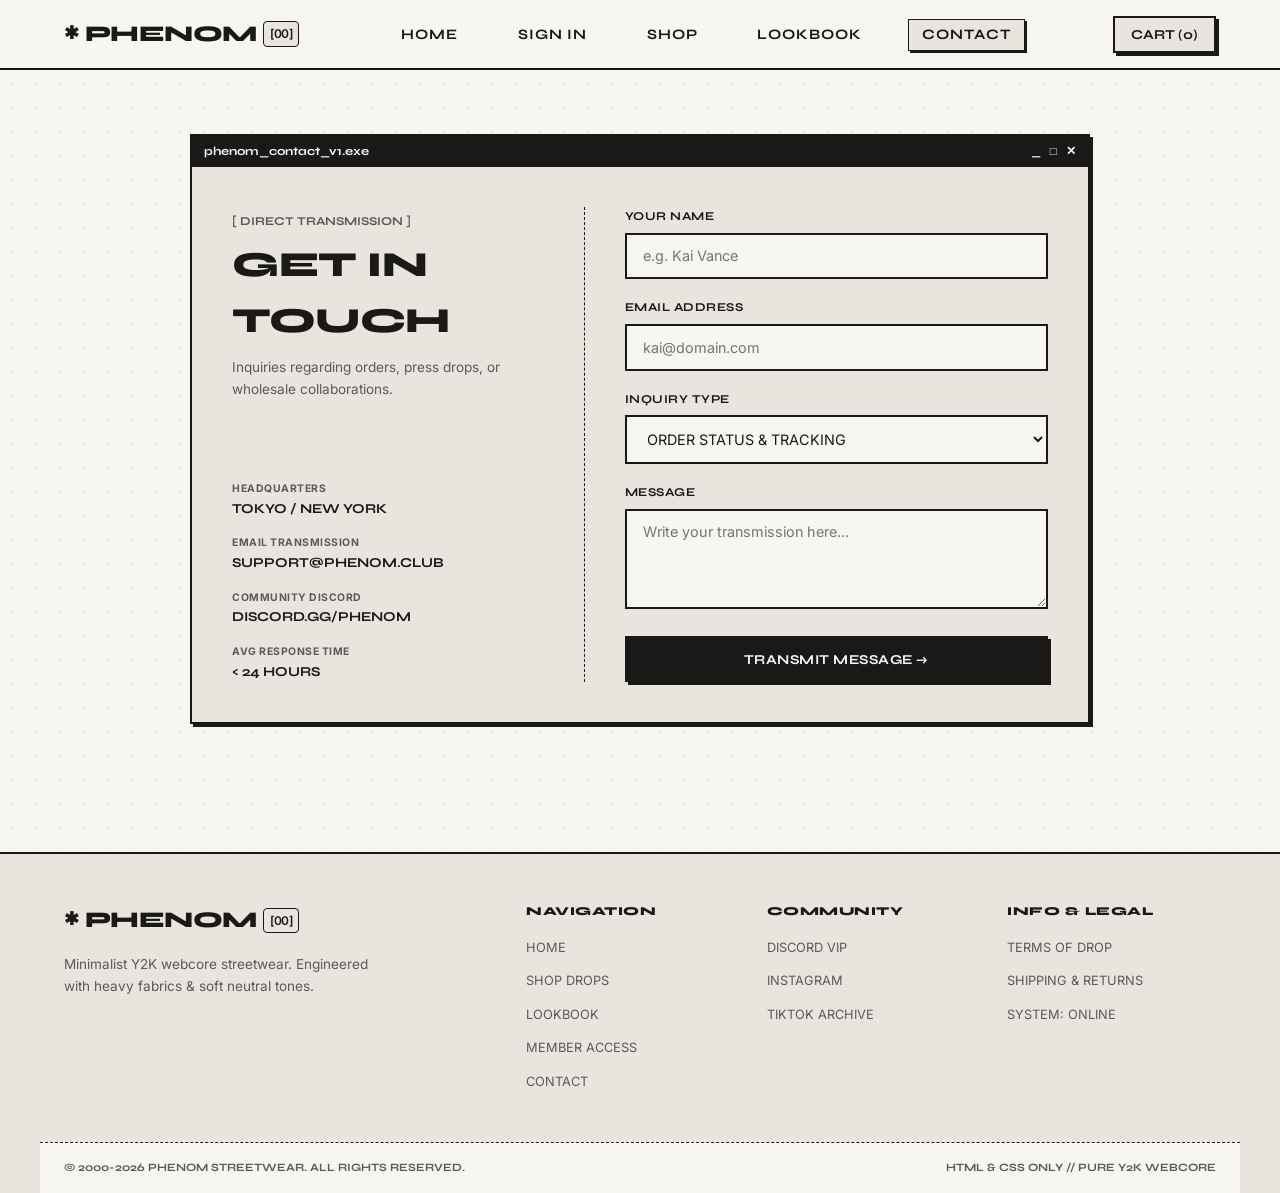
<file: contact.html>
<!DOCTYPE html>
<!-- 
  =============================================================================
  PHENOM - Contact Page (contact.html)
  =============================================================================
-->
<html lang="en">
<head>
  <meta charset="UTF-8">
  <meta name="viewport" content="width=device-width, initial-scale=1.0">
  <title>PHENOM | Contact</title>

  <link rel="preconnect" href="https://fonts.googleapis.com">
  <link rel="preconnect" href="https://fonts.gstatic.com" crossorigin>
  <link href="https://fonts.googleapis.com/css2?family=Inter:wght@400;500;600&family=Syne:wght@700;800&display=swap" rel="stylesheet">

  <link rel="stylesheet" href="style.css">
</head>
<body>

  <!-- NAVBAR -->
  <header class="site-header">
    <nav class="navbar">
      
      <a href="index.html" class="brand-logo">
        <span class="logo-symbol">✱</span> PHENOM <span class="logo-sub">[00]</span>
      </a>

      <ul class="nav-links">
        <li><a href="index.html" class="nav-item">HOME</a></li>
        <li><a href="signin.html" class="nav-item">SIGN IN</a></li>
        <li><a href="shop.html" class="nav-item">SHOP</a></li>
        <li><a href="lookbook.html" class="nav-item">LOOKBOOK</a></li>
        <li><a href="contact.html" class="nav-item active">CONTACT</a></li>
      </ul>

      <div class="nav-actions">
        <a href="shop.html" class="cart-badge">CART (0)</a>
      </div>

    </nav>
  </header>

  <!-- CONTACT PAGE CONTENT -->
  <main class="main-content">
    
    <section class="contact-section">
      <div class="contact-container">
        
        <div class="contact-card">
          <div class="window-header">
            <span class="window-title">phenom_contact_v1.exe</span>
            <div class="window-controls">
              <span>_</span>
              <span>□</span>
              <span>✕</span>
            </div>
          </div>

          <div class="contact-content">
            
            <!-- Left Info Panel -->
            <div class="contact-info-panel">
              <div class="info-header">
                <span class="section-tag">[ DIRECT TRANSMISSION ]</span>
                <h2 class="contact-title">GET IN TOUCH</h2>
                <p class="contact-desc">Inquiries regarding orders, press drops, or wholesale collaborations.</p>
              </div>

              <div class="contact-details">
                <div class="detail-item">
                  <span class="detail-label">HEADQUARTERS</span>
                  <span class="detail-val">TOKYO / NEW YORK</span>
                </div>
                <div class="detail-item">
                  <span class="detail-label">EMAIL TRANSMISSION</span>
                  <span class="detail-val">SUPPORT@PHENOM.CLUB</span>
                </div>
                <div class="detail-item">
                  <span class="detail-label">COMMUNITY DISCORD</span>
                  <span class="detail-val">DISCORD.GG/PHENOM</span>
                </div>
                <div class="detail-item">
                  <span class="detail-label">AVG RESPONSE TIME</span>
                  <span class="detail-val">&lt; 24 HOURS</span>
                </div>
              </div>
            </div>

            <!-- Right Contact Form -->
            <div class="contact-form-panel">
              <form action="#" class="contact-form" onsubmit="event.preventDefault();">
                
                <div class="form-group">
                  <label for="contact-name" class="form-label">YOUR NAME</label>
                  <input type="text" id="contact-name" class="form-input" placeholder="e.g. Kai Vance" required>
                </div>

                <div class="form-group">
                  <label for="contact-email" class="form-label">EMAIL ADDRESS</label>
                  <input type="email" id="contact-email" class="form-input" placeholder="kai@domain.com" required>
                </div>

                <div class="form-group">
                  <label for="contact-subject" class="form-label">INQUIRY TYPE</label>
                  <select id="contact-subject" class="form-input">
                    <option value="order">ORDER STATUS & TRACKING</option>
                    <option value="sizing">SIZING & GARMENT CARE</option>
                    <option value="press">PRESS & MEDIA INQUIRY</option>
                    <option value="other">GENERAL TRANSMISSION</option>
                  </select>
                </div>

                <div class="form-group">
                  <label for="contact-message" class="form-label">MESSAGE</label>
                  <textarea id="contact-message" class="form-input form-textarea" rows="4" placeholder="Write your transmission here..." required></textarea>
                </div>

                <button type="submit" class="btn btn-primary form-submit-btn">TRANSMIT MESSAGE →</button>

              </form>
            </div>

          </div>
        </div>

      </div>
    </section>

  </main>

  <!-- FOOTER -->
  <footer class="site-footer">
    <div class="footer-container">
      
      <div class="footer-brand">
        <span class="brand-logo">
          <span class="logo-symbol">✱</span> PHENOM <span class="logo-sub">[00]</span>
        </span>
        <p class="footer-tagline">Minimalist Y2K webcore streetwear. Engineered with heavy fabrics & soft neutral tones.</p>
      </div>

      <div class="footer-links-grid">
        <div class="footer-col">
          <span class="col-title">NAVIGATION</span>
          <ul>
            <li><a href="index.html">HOME</a></li>
            <li><a href="shop.html">SHOP DROPS</a></li>
            <li><a href="lookbook.html">LOOKBOOK</a></li>
            <li><a href="signin.html">MEMBER ACCESS</a></li>
            <li><a href="contact.html">CONTACT</a></li>
          </ul>
        </div>

        <div class="footer-col">
          <span class="col-title">COMMUNITY</span>
          <ul>
            <li><a href="#">DISCORD VIP</a></li>
            <li><a href="#">INSTAGRAM</a></li>
            <li><a href="#">TIKTOK ARCHIVE</a></li>
          </ul>
        </div>

        <div class="footer-col">
          <span class="col-title">INFO & LEGAL</span>
          <ul>
            <li><a href="#">TERMS OF DROP</a></li>
            <li><a href="#">SHIPPING & RETURNS</a></li>
            <li><a href="#">SYSTEM: ONLINE</a></li>
          </ul>
        </div>
      </div>

    </div>

    <div class="footer-bottom">
      <span>© 2000-2026 PHENOM STREETWEAR. ALL RIGHTS RESERVED.</span>
      <span>HTML & CSS ONLY // PURE Y2K WEBCORE</span>
    </div>
  </footer>

</body>
</html>
</file>
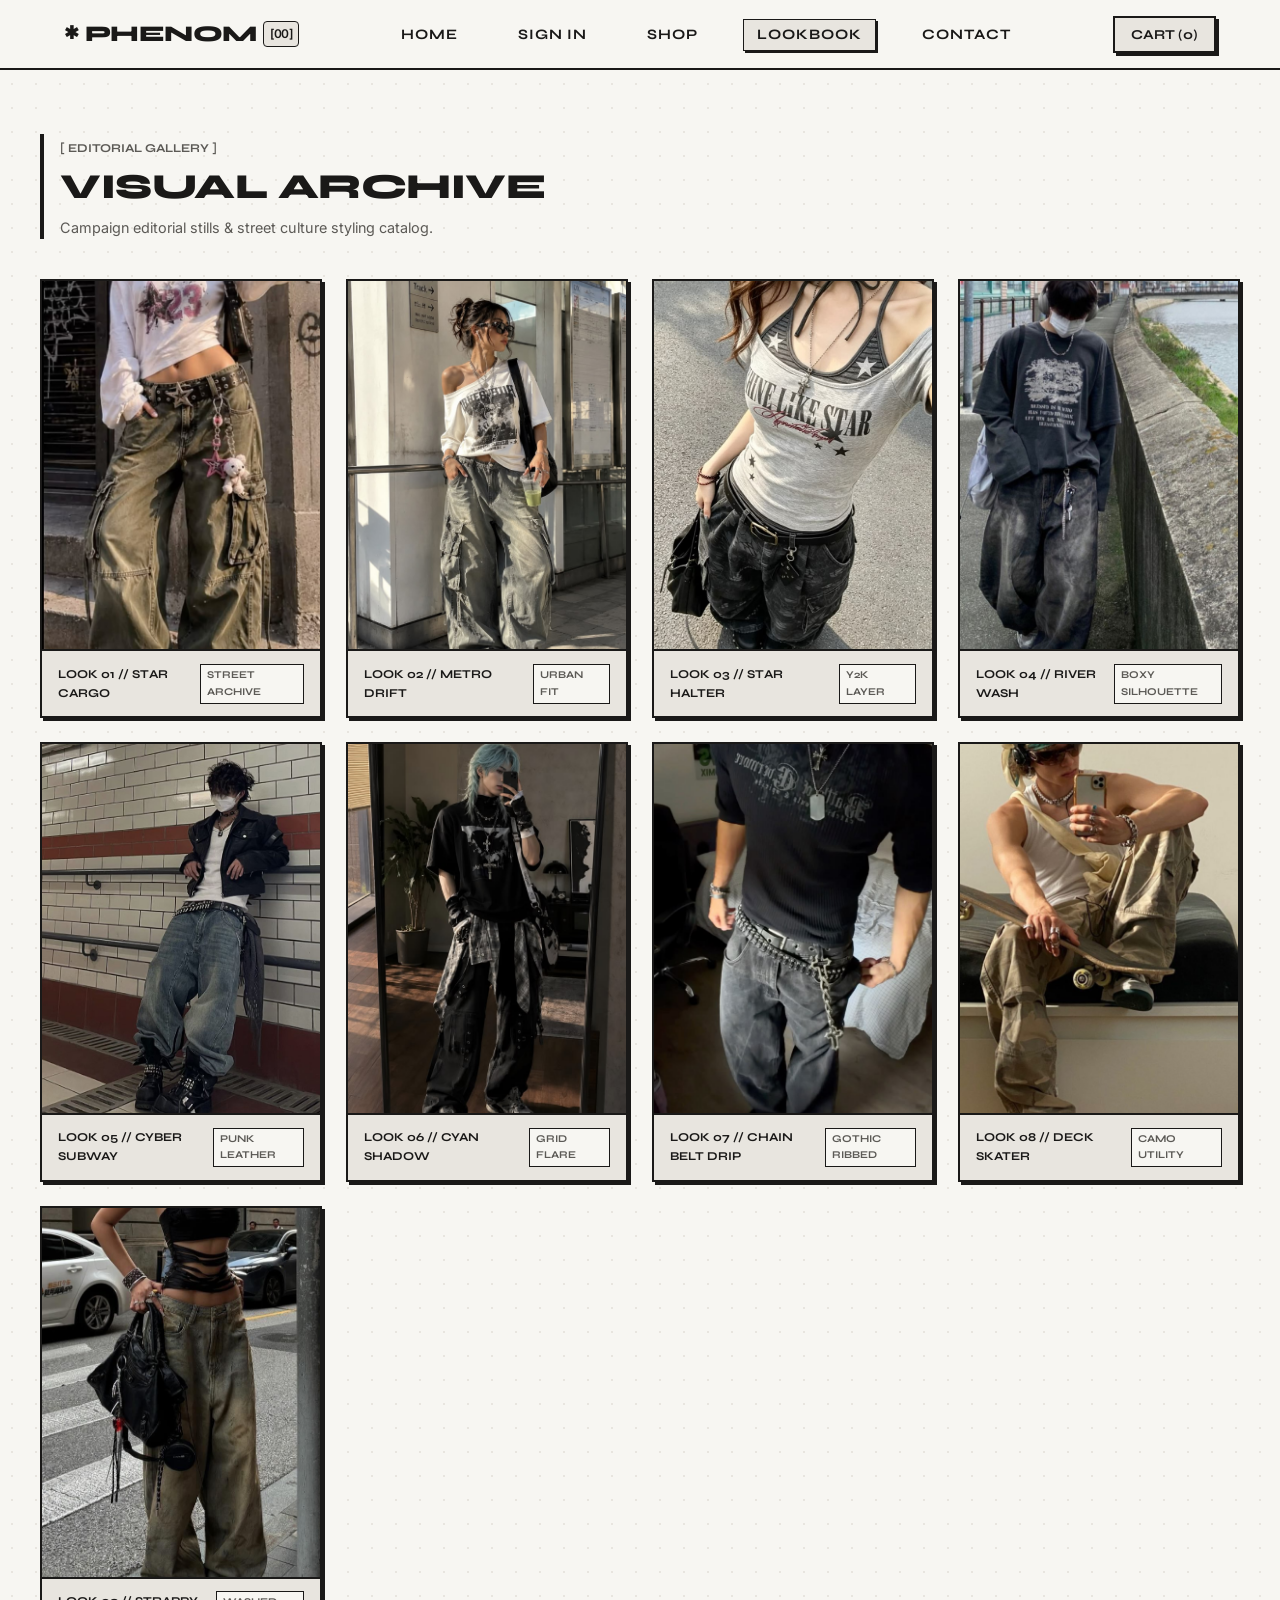
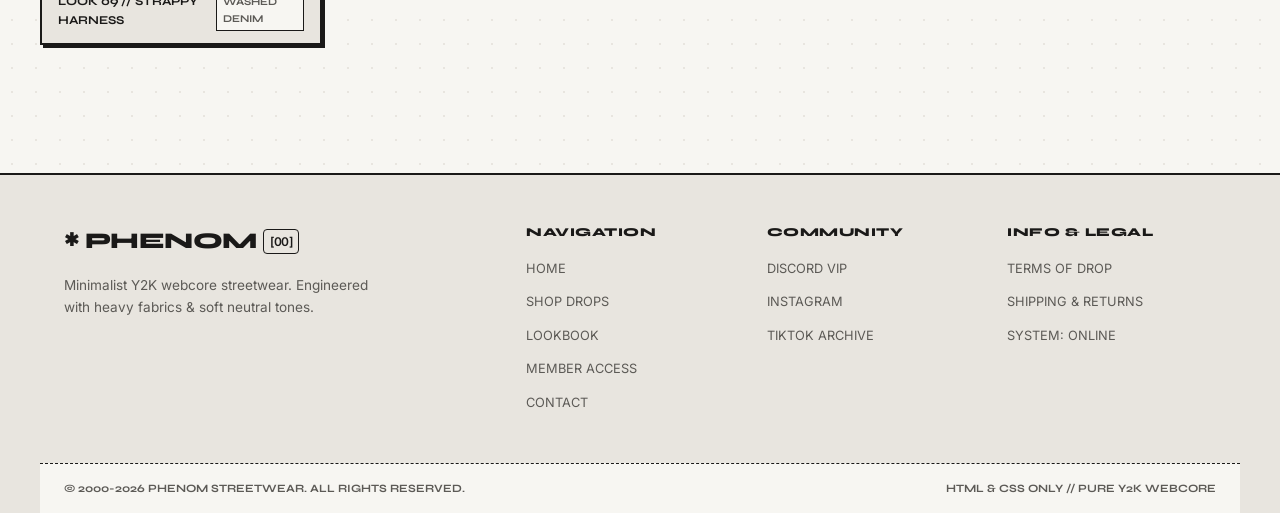
<file: lookbook.html>
<!DOCTYPE html>
<!-- 
  =============================================================================
  PHENOM - Lookbook Page (lookbook.html)
  =============================================================================
-->
<html lang="en">
<head>
  <meta charset="UTF-8">
  <meta name="viewport" content="width=device-width, initial-scale=1.0">
  <title>PHENOM | Lookbook</title>

  <link rel="preconnect" href="https://fonts.googleapis.com">
  <link rel="preconnect" href="https://fonts.gstatic.com" crossorigin>
  <link href="https://fonts.googleapis.com/css2?family=Inter:wght@400;500;600&family=Syne:wght@700;800&display=swap" rel="stylesheet">

  <link rel="stylesheet" href="style.css">
</head>
<body>

  <!-- NAVBAR -->
  <header class="site-header">
    <nav class="navbar">
      
      <a href="index.html" class="brand-logo">
        <span class="logo-symbol">✱</span> PHENOM <span class="logo-sub">[00]</span>
      </a>

      <ul class="nav-links">
        <li><a href="index.html" class="nav-item">HOME</a></li>
        <li><a href="signin.html" class="nav-item">SIGN IN</a></li>
        <li><a href="shop.html" class="nav-item">SHOP</a></li>
        <li><a href="lookbook.html" class="nav-item active">LOOKBOOK</a></li>
        <li><a href="contact.html" class="nav-item">CONTACT</a></li>
      </ul>

      <div class="nav-actions">
        <a href="shop.html" class="cart-badge">CART (0)</a>
      </div>

    </nav>
  </header>

  <!-- LOOKBOOK PAGE CONTENT -->
  <main class="main-content">
    
    <section class="lookbook-section">
      <div class="section-container">
        
        <div class="section-header">
          <span class="section-tag">[ EDITORIAL GALLERY ]</span>
          <h2 class="section-title">VISUAL ARCHIVE</h2>
          <p class="section-desc">Campaign editorial stills & street culture styling catalog.</p>
        </div>

        <!-- 9-Card Gallery Grid -->
        <div class="lookbook-grid">
          
          <!-- Look 1 -->
          <div class="lookbook-card">
            <div class="lookbook-image-box">
              <img src="images/lookbook1.jpg" alt="Look 01 Streetwear" class="lookbook-img">
            </div>
            <div class="lookbook-meta">
              <span class="look-title">LOOK 01 // STAR CARGO</span>
              <span class="look-tag">STREET ARCHIVE</span>
            </div>
          </div>

          <!-- Look 2 -->
          <div class="lookbook-card">
            <div class="lookbook-image-box">
              <img src="images/lookbook2.jpg" alt="Look 02 Streetwear" class="lookbook-img">
            </div>
            <div class="lookbook-meta">
              <span class="look-title">LOOK 02 // METRO DRIFT</span>
              <span class="look-tag">URBAN FIT</span>
            </div>
          </div>

          <!-- Look 3 -->
          <div class="lookbook-card">
            <div class="lookbook-image-box">
              <img src="images/lookbook3.jpg" alt="Look 03 Streetwear" class="lookbook-img">
            </div>
            <div class="lookbook-meta">
              <span class="look-title">LOOK 03 // STAR HALTER</span>
              <span class="look-tag">Y2K LAYER</span>
            </div>
          </div>

          <!-- Look 4 -->
          <div class="lookbook-card">
            <div class="lookbook-image-box">
              <img src="images/lookbook4.jpg" alt="Look 04 Streetwear" class="lookbook-img">
            </div>
            <div class="lookbook-meta">
              <span class="look-title">LOOK 04 // RIVER WASH</span>
              <span class="look-tag">BOXY SILHOUETTE</span>
            </div>
          </div>

          <!-- Look 5 -->
          <div class="lookbook-card">
            <div class="lookbook-image-box">
              <img src="images/lookbook5.jpg" alt="Look 05 Streetwear" class="lookbook-img">
            </div>
            <div class="lookbook-meta">
              <span class="look-title">LOOK 05 // CYBER SUBWAY</span>
              <span class="look-tag">PUNK LEATHER</span>
            </div>
          </div>

          <!-- Look 6 -->
          <div class="lookbook-card">
            <div class="lookbook-image-box">
              <img src="images/lookbook6.jpg" alt="Look 06 Streetwear" class="lookbook-img">
            </div>
            <div class="lookbook-meta">
              <span class="look-title">LOOK 06 // CYAN SHADOW</span>
              <span class="look-tag">GRID FLARE</span>
            </div>
          </div>

          <!-- Look 7 -->
          <div class="lookbook-card">
            <div class="lookbook-image-box">
              <img src="images/lookbook7.jpg" alt="Look 07 Streetwear" class="lookbook-img">
            </div>
            <div class="lookbook-meta">
              <span class="look-title">LOOK 07 // CHAIN BELT DRIP</span>
              <span class="look-tag">GOTHIC RIBBED</span>
            </div>
          </div>

          <!-- Look 8 -->
          <div class="lookbook-card">
            <div class="lookbook-image-box">
              <img src="images/lookbook8.jpg" alt="Look 08 Streetwear" class="lookbook-img">
            </div>
            <div class="lookbook-meta">
              <span class="look-title">LOOK 08 // DECK SKATER</span>
              <span class="look-tag">CAMO UTILITY</span>
            </div>
          </div>

          <!-- Look 9 -->
          <div class="lookbook-card">
            <div class="lookbook-image-box">
              <img src="images/lookbook9.jpg" alt="Look 09 Streetwear" class="lookbook-img">
            </div>
            <div class="lookbook-meta">
              <span class="look-title">LOOK 09 // STRAPPY HARNESS</span>
              <span class="look-tag">WASHED DENIM</span>
            </div>
          </div>

        </div>

      </div>
    </section>

  </main>

  <!-- FOOTER -->
  <footer class="site-footer">
    <div class="footer-container">
      
      <div class="footer-brand">
        <span class="brand-logo">
          <span class="logo-symbol">✱</span> PHENOM <span class="logo-sub">[00]</span>
        </span>
        <p class="footer-tagline">Minimalist Y2K webcore streetwear. Engineered with heavy fabrics & soft neutral tones.</p>
      </div>

      <div class="footer-links-grid">
        <div class="footer-col">
          <span class="col-title">NAVIGATION</span>
          <ul>
            <li><a href="index.html">HOME</a></li>
            <li><a href="shop.html">SHOP DROPS</a></li>
            <li><a href="lookbook.html">LOOKBOOK</a></li>
            <li><a href="signin.html">MEMBER ACCESS</a></li>
            <li><a href="contact.html">CONTACT</a></li>
          </ul>
        </div>

        <div class="footer-col">
          <span class="col-title">COMMUNITY</span>
          <ul>
            <li><a href="#">DISCORD VIP</a></li>
            <li><a href="#">INSTAGRAM</a></li>
            <li><a href="#">TIKTOK ARCHIVE</a></li>
          </ul>
        </div>

        <div class="footer-col">
          <span class="col-title">INFO & LEGAL</span>
          <ul>
            <li><a href="#">TERMS OF DROP</a></li>
            <li><a href="#">SHIPPING & RETURNS</a></li>
            <li><a href="#">SYSTEM: ONLINE</a></li>
          </ul>
        </div>
      </div>

    </div>

    <div class="footer-bottom">
      <span>© 2000-2026 PHENOM STREETWEAR. ALL RIGHTS RESERVED.</span>
      <span>HTML & CSS ONLY // PURE Y2K WEBCORE</span>
    </div>
  </footer>

</body>
</html>
</file>
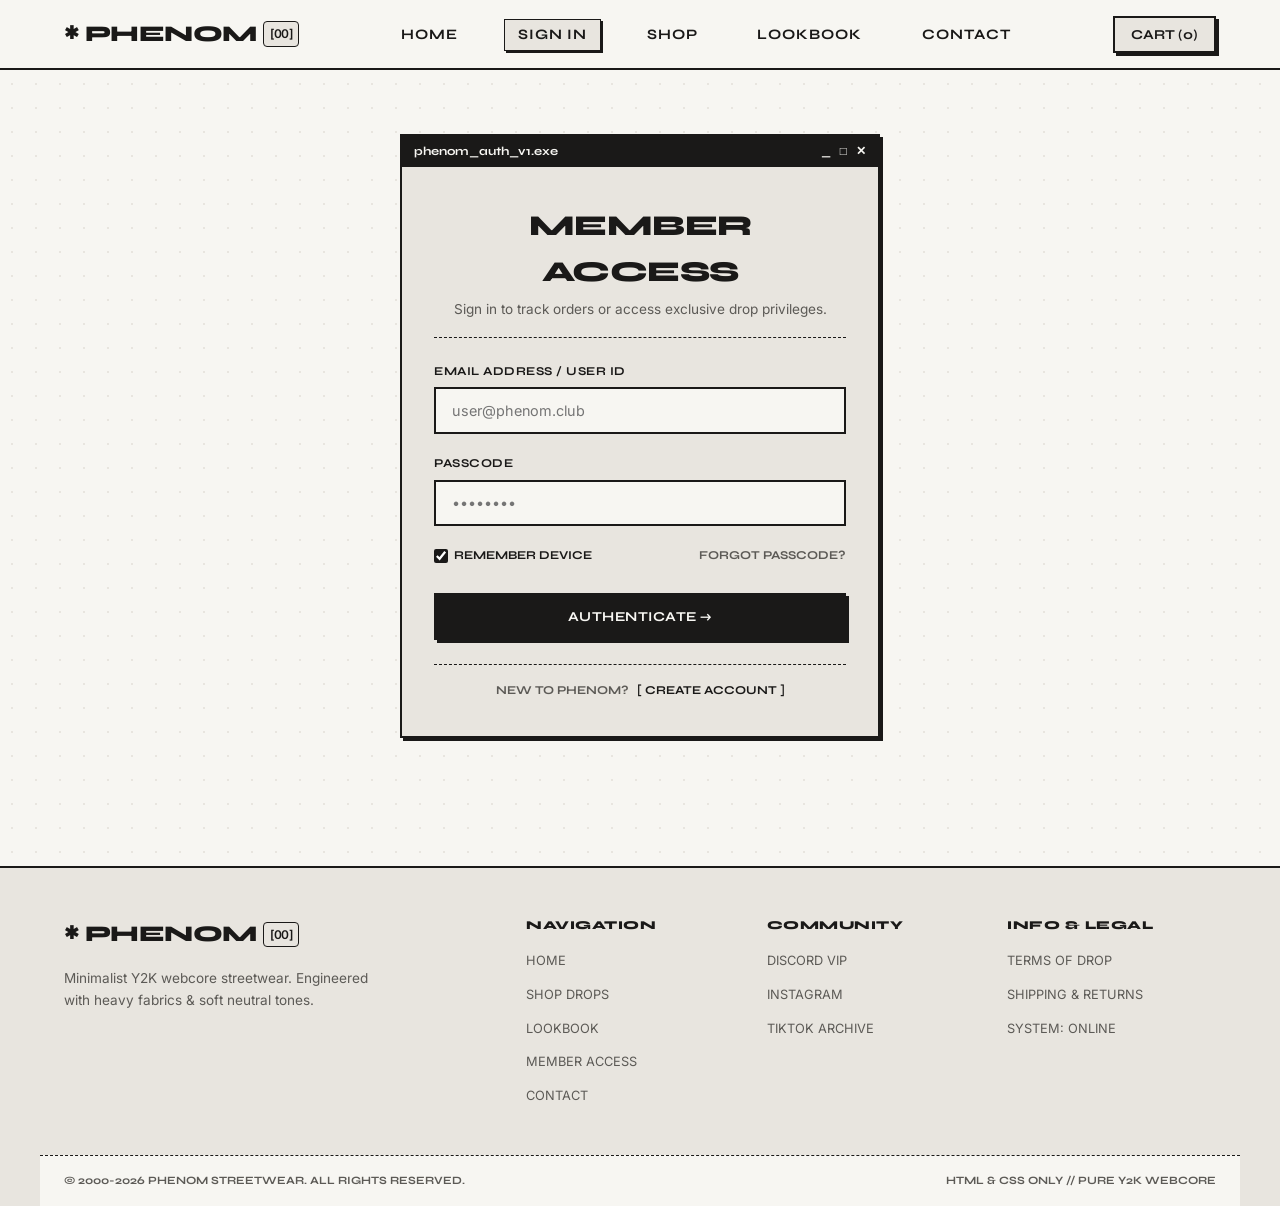
<file: signin.html>
<!DOCTYPE html>
<!-- 
  =============================================================================
  PHENOM - Sign In / Account Page (signin.html)
  =============================================================================
-->
<html lang="en">
<head>
  <meta charset="UTF-8">
  <meta name="viewport" content="width=device-width, initial-scale=1.0">
  <title>PHENOM | Sign In</title>

  <link rel="preconnect" href="https://fonts.googleapis.com">
  <link rel="preconnect" href="https://fonts.gstatic.com" crossorigin>
  <link href="https://fonts.googleapis.com/css2?family=Inter:wght@400;500;600&family=Syne:wght@700;800&display=swap" rel="stylesheet">

  <link rel="stylesheet" href="style.css">
</head>
<body>

  <!-- NAVBAR -->
  <header class="site-header">
    <nav class="navbar">
      
      <a href="index.html" class="brand-logo">
        <span class="logo-symbol">✱</span> PHENOM <span class="logo-sub">[00]</span>
      </a>

      <ul class="nav-links">
        <li><a href="index.html" class="nav-item">HOME</a></li>
        <li><a href="signin.html" class="nav-item active">SIGN IN</a></li>
        <li><a href="shop.html" class="nav-item">SHOP</a></li>
        <li><a href="lookbook.html" class="nav-item">LOOKBOOK</a></li>
        <li><a href="contact.html" class="nav-item">CONTACT</a></li>
      </ul>

      <div class="nav-actions">
        <a href="shop.html" class="cart-badge">CART (0)</a>
      </div>

    </nav>
  </header>

  <!-- SIGN IN PAGE CONTENT -->
  <main class="main-content">
    
    <section class="signin-section">
      <div class="signin-container">
        
        <div class="signin-card">
          <div class="window-header">
            <span class="window-title">phenom_auth_v1.exe</span>
            <div class="window-controls">
              <span>_</span>
              <span>□</span>
              <span>✕</span>
            </div>
          </div>

          <div class="signin-content">
            
            <div class="form-header">
              <h2 class="form-title">MEMBER ACCESS</h2>
              <p class="form-subtitle">Sign in to track orders or access exclusive drop privileges.</p>
            </div>

            <form action="#" class="auth-form" onsubmit="event.preventDefault();">
              
              <div class="form-group">
                <label for="email" class="form-label">EMAIL ADDRESS / USER ID</label>
                <input type="email" id="email" class="form-input" placeholder="user@phenom.club" required>
              </div>

              <div class="form-group">
                <label for="password" class="form-label">PASSCODE</label>
                <input type="password" id="password" class="form-input" placeholder="••••••••" required>
              </div>

              <div class="form-options">
                <label class="checkbox-label">
                  <input type="checkbox" checked>
                  <span>REMEMBER DEVICE</span>
                </label>
                <a href="#" class="forgot-link">FORGOT PASSCODE?</a>
              </div>

              <button type="submit" class="btn btn-primary form-submit-btn">AUTHENTICATE →</button>

            </form>

            <div class="form-footer">
              <span>NEW TO PHENOM?</span>
              <a href="#" class="switch-link">[ CREATE ACCOUNT ]</a>
            </div>

          </div>
        </div>

      </div>
    </section>

  </main>

  <!-- FOOTER -->
  <footer class="site-footer">
    <div class="footer-container">
      
      <div class="footer-brand">
        <span class="brand-logo">
          <span class="logo-symbol">✱</span> PHENOM <span class="logo-sub">[00]</span>
        </span>
        <p class="footer-tagline">Minimalist Y2K webcore streetwear. Engineered with heavy fabrics & soft neutral tones.</p>
      </div>

      <div class="footer-links-grid">
        <div class="footer-col">
          <span class="col-title">NAVIGATION</span>
          <ul>
            <li><a href="index.html">HOME</a></li>
            <li><a href="shop.html">SHOP DROPS</a></li>
            <li><a href="lookbook.html">LOOKBOOK</a></li>
            <li><a href="signin.html">MEMBER ACCESS</a></li>
            <li><a href="contact.html">CONTACT</a></li>
          </ul>
        </div>

        <div class="footer-col">
          <span class="col-title">COMMUNITY</span>
          <ul>
            <li><a href="#">DISCORD VIP</a></li>
            <li><a href="#">INSTAGRAM</a></li>
            <li><a href="#">TIKTOK ARCHIVE</a></li>
          </ul>
        </div>

        <div class="footer-col">
          <span class="col-title">INFO & LEGAL</span>
          <ul>
            <li><a href="#">TERMS OF DROP</a></li>
            <li><a href="#">SHIPPING & RETURNS</a></li>
            <li><a href="#">SYSTEM: ONLINE</a></li>
          </ul>
        </div>
      </div>

    </div>

    <div class="footer-bottom">
      <span>© 2000-2026 PHENOM STREETWEAR. ALL RIGHTS RESERVED.</span>
      <span>HTML & CSS ONLY // PURE Y2K WEBCORE</span>
    </div>
  </footer>

</body>
</html>
</file>
<file: style.css>
/* 
=============================================================================
PHENOM - CSS STYLESHEET
=============================================================================
WHAT IS CSS?
CSS stands for Cascading Style Sheets. While HTML builds the skeleton of a site,
CSS adds the visual design: colors, fonts, spacing, borders, layouts, and animations.
=============================================================================
*/

/* 
  ---------------------------------------------------------------------------
  1. CSS COLOR & DESIGN VARIABLES
  ---------------------------------------------------------------------------
  :root allows us to store color hex codes in custom variables like --bg-cream.
  This makes it super easy to keep colors consistent across the entire website.
*/
:root {
  /* Color Palette: Soft Muted Neutrals (Y2K Webcore Minimalist) */
  --bg-cream: #F7F6F2;        /* Off-white / cream background */
  --surface-stone: #E8E5DF;   /* Stone / taupe gray for cards and sections */
  --surface-stone-hover: #DCD8D0; /* Slightly darker stone for hover states */
  --text-charcoal: #1A1918;   /* Deep charcoal / near-black for primary text */
  --text-muted: #5C5A56;      /* Soft charcoal for secondary subtitle text */
  --border-dark: #1A1918;     /* Crisp charcoal border for Y2K boxy structure */
  
  /* Fonts */
  --font-header: 'Syne', sans-serif;
  --font-body: 'Inter', sans-serif;

  /* Shadows: Soft Y2K webcore block shadow */
  --shadow-soft: 3px 3px 0px var(--text-charcoal);
  --shadow-hover: 5px 5px 0px var(--text-charcoal);
}

/* 
  ---------------------------------------------------------------------------
  2. GLOBAL CSS RESET & BOX MODEL
  ---------------------------------------------------------------------------
  By default, browsers add random margins and paddings to HTML elements. 
  `*` selects EVERY element on the page and resets those margins to 0.
  `box-sizing: border-box` makes sure element padding doesn't push width out.
*/
* {
  margin: 0;
  padding: 0;
  box-sizing: border-box;
}

/* Smooth scrolling when clicking on navbar section links (#home, #shop, etc.) */
html {
  scroll-behavior: smooth;
}

body {
  font-family: var(--font-body);
  background-color: var(--bg-cream);
  color: var(--text-charcoal);
  line-height: 1.6;
  /* subtle grid pattern background for webcore layout aesthetic */
  background-image: radial-gradient(var(--surface-stone) 1px, transparent 1px);
  background-size: 24px 24px;
}

/* Remove underline from links globally */
a {
  text-decoration: none;
  color: inherit;
}

/* Remove bullet points from lists globally */
ul {
  list-style: none;
}

/* 
  ---------------------------------------------------------------------------
  3. NAVIGATION BAR STYLING
  ---------------------------------------------------------------------------
*/

/* 
  header.site-header:
  - `position: sticky; top: 0;` keeps the header fixed at the top when scrolling.
  - `z-index: 1000;` ensures the navbar stays on top of all other elements.
*/
.site-header {
  position: sticky;
  top: 0;
  z-index: 1000;
  background-color: var(--bg-cream);
  border-bottom: 2px solid var(--border-dark);
}

/* 
  .navbar:
  - `display: flex;` puts child elements (logo, links, cart) side-by-side in a row.
  - `justify-content: space-between;` pushes logo to left, links to center, cart to right.
  - `align-items: center;` vertically aligns all items to the center line.
*/
.navbar {
  max-width: 1200px;
  margin: 0 auto; /* Centers the container inside the header */
  padding: 1rem 1.5rem;
  display: flex;
  justify-content: space-between;
  align-items: center;
}

/* 
  .brand-logo:
  Styling the brand name to look bold and futuristic like early 2000s tech brands.
*/
.brand-logo {
  font-family: var(--font-header);
  font-size: 1.4rem;
  font-weight: 800;
  letter-spacing: -0.5px;
  color: var(--text-charcoal);
  display: flex;
  align-items: center;
  gap: 0.4rem;
}

.logo-symbol {
  font-size: 1.1rem;
}

.logo-sub {
  font-size: 0.75rem;
  font-family: var(--font-body);
  font-weight: 600;
  background-color: var(--surface-stone);
  padding: 2px 6px;
  border-radius: 4px;
  border: 1px solid var(--border-dark);
}

/* 
  .nav-links:
  - `display: flex;` aligns menu items horizontally in a line.
  - `gap: 2rem;` puts equal spacing between each menu item.
*/
.nav-links {
  display: flex;
  gap: 2rem;
}

.nav-item {
  font-family: var(--font-header);
  font-size: 0.9rem;
  font-weight: 700;
  letter-spacing: 1px;
  color: var(--text-charcoal);
  padding: 0.4rem 0.8rem;
  border: 1px solid transparent;
  transition: all 0.2s ease-in-out;
}

/* Hover effect & Active state on navbar links: gives a Y2K stone box highlight */
.nav-item:hover,
.nav-item.active {
  background-color: var(--surface-stone);
  border-color: var(--border-dark);
  box-shadow: 2px 2px 0px var(--text-charcoal);
}

/* 
  .cart-badge:
  Styling the cart item on the right as a Y2K button.
*/
.cart-badge {
  font-family: var(--font-header);
  font-size: 0.85rem;
  font-weight: 700;
  background-color: var(--surface-stone);
  color: var(--text-charcoal);
  padding: 0.5rem 1rem;
  border: 2px solid var(--border-dark);
  box-shadow: var(--shadow-soft);
  transition: all 0.15s ease-in-out;
}

.cart-badge:hover {
  background-color: var(--text-charcoal);
  color: var(--bg-cream);
  box-shadow: 1px 1px 0px var(--text-charcoal);
  transform: translate(1px, 1px);
}

/* 
  ---------------------------------------------------------------------------
  4. HOME / HERO SECTION STYLING
  ---------------------------------------------------------------------------
*/

/* Padding for the hero area */
.hero-section {
  padding: 3rem 1.5rem;
}

/* 
  .hero-container:
  - `display: grid;` divides the section into columns.
  - `grid-template-columns: 1fr 1fr;` creates two equal columns side-by-side.
  - `gap: 2rem;` sets spacing between the text card and the image card.
*/
.hero-container {
  max-width: 1200px;
  margin: 0 auto;
  display: grid;
  grid-template-columns: 1fr 1fr;
  gap: 2rem;
  align-items: center;
}

/* Left side text card: styled like a Y2K OS window panel */
.hero-text-card {
  background-color: var(--surface-stone);
  border: 2px solid var(--border-dark);
  box-shadow: var(--shadow-soft);
  padding: 2.5rem;
  display: flex;
  flex-direction: column;
  gap: 1.25rem;
}

.hero-badge {
  display: inline-flex;
  align-items: center;
  gap: 0.5rem;
  font-family: var(--font-header);
  font-size: 0.75rem;
  font-weight: 700;
  letter-spacing: 1px;
  background-color: var(--bg-cream);
  color: var(--text-charcoal);
  border: 1px solid var(--border-dark);
  padding: 4px 10px;
  width: fit-content;
}

.badge-dot {
  color: var(--text-charcoal);
  font-size: 0.6rem;
}

.hero-title {
  font-family: var(--font-header);
  font-size: 3.2rem;
  font-weight: 800;
  line-height: 1;
  letter-spacing: -1px;
  color: var(--text-charcoal);
  text-transform: uppercase;
}

.hero-subtitle {
  font-size: 1rem;
  color: var(--text-muted);
  max-width: 90%;
}

/* Button container */
.hero-actions {
  display: flex;
  gap: 1rem;
  margin-top: 0.5rem;
}

/* 
  General Button Styles:
  - `transition: all 0.15s ease-in-out;` makes hover motion smooth.
*/
.btn {
  font-family: var(--font-header);
  font-size: 0.85rem;
  font-weight: 700;
  letter-spacing: 0.5px;
  padding: 0.8rem 1.4rem;
  border: 2px solid var(--border-dark);
  cursor: pointer;
  display: inline-block;
  transition: all 0.15s ease-in-out;
}

.btn-primary {
  background-color: var(--text-charcoal);
  color: var(--bg-cream);
  box-shadow: var(--shadow-soft);
}

.btn-primary:hover {
  background-color: var(--surface-stone-hover);
  color: var(--text-charcoal);
  transform: translate(-2px, -2px);
  box-shadow: var(--shadow-hover);
}

.btn-secondary {
  background-color: var(--bg-cream);
  color: var(--text-charcoal);
  box-shadow: var(--shadow-soft);
}

.btn-secondary:hover {
  background-color: var(--surface-stone);
  transform: translate(-2px, -2px);
  box-shadow: var(--shadow-hover);
}

/* Metadata grid inside hero card */
.hero-meta {
  display: grid;
  grid-template-columns: repeat(3, 1fr);
  gap: 0.5rem;
  margin-top: 1rem;
  padding-top: 1rem;
  border-top: 1px dashed var(--border-dark);
}

.meta-item {
  display: flex;
  flex-direction: column;
}

.meta-label {
  font-size: 0.65rem;
  font-weight: 700;
  color: var(--text-muted);
  letter-spacing: 0.5px;
}

.meta-val {
  font-size: 0.75rem;
  font-weight: 600;
  font-family: var(--font-header);
}

/* 
  Right side Y2K Window Frame for campaign image 
*/
.hero-image-card {
  border: 2px solid var(--border-dark);
  background-color: var(--surface-stone);
  box-shadow: var(--shadow-soft);
  overflow: hidden;
}

.window-header {
  background-color: var(--text-charcoal);
  color: var(--bg-cream);
  padding: 6px 12px;
  display: flex;
  justify-content: space-between;
  align-items: center;
  font-family: var(--font-header);
  font-size: 0.75rem;
  font-weight: 700;
}

.window-controls span {
  margin-left: 6px;
  font-weight: bold;
}

.hero-image-wrapper {
  aspect-ratio: 4 / 3;
  overflow: hidden;
}

.hero-img {
  width: 100%;
  height: 100%;
  object-fit: cover;
  display: block;
  filter: contrast(102%) saturate(95%);
}

/* Responsive design for tablets and mobile devices */
@media (max-width: 768px) {
  .hero-container {
    grid-template-columns: 1fr; /* Stack into 1 single column on small screens */
  }
  .hero-title {
    font-size: 2.5rem;
  }
}

/* 
  ---------------------------------------------------------------------------
  5. SIGN IN / AUTHENTICATION SECTION STYLING
  ---------------------------------------------------------------------------
*/
.signin-section {
  padding: 4rem 1.5rem;
  display: flex;
  justify-content: center;
}

.signin-container {
  width: 100%;
  max-width: 480px; /* Constrains form to a clean window size */
}

/* Y2K window container styling */
.signin-card {
  background-color: var(--surface-stone);
  border: 2px solid var(--border-dark);
  box-shadow: var(--shadow-soft);
  overflow: hidden;
}

.signin-content {
  padding: 2.25rem 2rem;
  display: flex;
  flex-direction: column;
  gap: 1.5rem;
}

.form-header {
  text-align: center;
  border-bottom: 1px dashed var(--border-dark);
  padding-bottom: 1rem;
}

.form-title {
  font-family: var(--font-header);
  font-size: 1.8rem;
  font-weight: 800;
  letter-spacing: -0.5px;
  color: var(--text-charcoal);
}

.form-subtitle {
  font-size: 0.85rem;
  color: var(--text-muted);
  margin-top: 0.25rem;
}

/* Form group stack */
.auth-form {
  display: flex;
  flex-direction: column;
  gap: 1.25rem;
}

.form-group {
  display: flex;
  flex-direction: column;
  gap: 0.4rem;
}

.form-label {
  font-family: var(--font-header);
  font-size: 0.75rem;
  font-weight: 700;
  letter-spacing: 0.5px;
  color: var(--text-charcoal);
}

/* 
  .form-input:
  Styling text fields with crisp Y2K borders and soft cream background.
*/
.form-input {
  width: 100%;
  padding: 0.8rem 1rem;
  font-family: var(--font-body);
  font-size: 0.9rem;
  background-color: var(--bg-cream);
  color: var(--text-charcoal);
  border: 2px solid var(--border-dark);
  outline: none;
  transition: all 0.15s ease-in-out;
}

/* Input focus effect: highlights border when user clicks into field */
.form-input:focus {
  background-color: #FFFFFF;
  box-shadow: 2px 2px 0px var(--text-charcoal);
}

.form-options {
  display: flex;
  justify-content: space-between;
  align-items: center;
  font-size: 0.75rem;
  font-family: var(--font-header);
  font-weight: 700;
}

.checkbox-label {
  display: flex;
  align-items: center;
  gap: 0.4rem;
  cursor: pointer;
}

.checkbox-label input[type="checkbox"] {
  accent-color: var(--text-charcoal);
  width: 14px;
  height: 14px;
  cursor: pointer;
}

.forgot-link {
  color: var(--text-muted);
}

.forgot-link:hover {
  text-decoration: underline;
  color: var(--text-charcoal);
}

.form-submit-btn {
  width: 100%;
  text-align: center;
  margin-top: 0.5rem;
}

.form-footer {
  display: flex;
  justify-content: center;
  align-items: center;
  gap: 0.5rem;
  font-size: 0.75rem;
  font-family: var(--font-header);
  font-weight: 700;
  border-top: 1px dashed var(--border-dark);
  padding-top: 1rem;
  color: var(--text-muted);
}

.switch-link {
  color: var(--text-charcoal);
}

.switch-link:hover {
  background-color: var(--text-charcoal);
  color: var(--bg-cream);
  padding: 2px 4px;
}

/* 
  ---------------------------------------------------------------------------
  6. SHOP SECTION & PURE CSS HOVER OVERLAY STYLING
  ---------------------------------------------------------------------------
*/
.shop-section {
  padding: 4rem 1.5rem;
}

.section-container {
  max-width: 1200px;
  margin: 0 auto;
}

/* Section Header text */
.section-header {
  margin-bottom: 2.5rem;
  border-left: 4px solid var(--border-dark);
  padding-left: 1rem;
}

.section-tag {
  font-family: var(--font-header);
  font-size: 0.75rem;
  font-weight: 700;
  color: var(--text-muted);
}

.section-title {
  font-family: var(--font-header);
  font-size: 2.2rem;
  font-weight: 800;
  letter-spacing: -0.5px;
  color: var(--text-charcoal);
}

.section-desc {
  font-size: 0.9rem;
  color: var(--text-muted);
}

/* 
  .product-grid:
  - `display: grid;` divides space into columns automatically.
  - `repeat(auto-fit, minmax(240px, 1fr))` dynamically fits 4 items per row on desktop, 
    and automatically wraps down to 2 or 1 items on smaller screens.
*/
.product-grid {
  display: grid;
  grid-template-columns: repeat(auto-fit, minmax(240px, 1fr));
  gap: 1.5rem;
}

/* Individual Product Card */
.product-card {
  background-color: var(--surface-stone);
  border: 2px solid var(--border-dark);
  box-shadow: var(--shadow-soft);
  transition: transform 0.2s ease, box-shadow 0.2s ease;
}

.product-card:hover {
  transform: translate(-3px, -3px);
  box-shadow: var(--shadow-hover);
}

/* Image container box: `position: relative` lets child overlay align to it */
.product-image-box {
  position: relative;
  aspect-ratio: 1 / 1;
  overflow: hidden;
  background-color: var(--bg-cream);
  border-bottom: 2px solid var(--border-dark);
}

.product-img {
  width: 100%;
  height: 100%;
  object-fit: cover;
  display: block;
}

/* 
  ===========================================================================
  PURE CSS HOVER EFFECT (NO JAVASCRIPT NEEDED!)
  ===========================================================================
  `.product-overlay` sits over the image.
  - `opacity: 0;` makes it completely invisible by default.
  - `transition: opacity 0.25s ease-in-out;` makes it fade in smoothly.
*/
.product-overlay {
  position: absolute;
  top: 0;
  left: 0;
  width: 100%;
  height: 100%;
  background-color: rgba(232, 229, 223, 0.95); /* Semi-transparent stone overlay */
  padding: 1.25rem;
  display: flex;
  flex-direction: column;
  justify-content: center;
  align-items: flex-start;
  gap: 0.75rem;
  
  opacity: 0; /* Hidden by default */
  transition: opacity 0.25s ease-in-out;
}

/* 
  THIS IS THE KEY MAGIC LINE:
  When the user hovers their mouse over `.product-card`, target `.product-overlay`
  inside it and change opacity to 1!
*/
.product-card:hover .product-overlay {
  opacity: 1; /* Revealed on hover! */
}

.overlay-tag {
  font-family: var(--font-header);
  font-size: 0.65rem;
  font-weight: 700;
  background-color: var(--text-charcoal);
  color: var(--bg-cream);
  padding: 2px 6px;
}

.overlay-desc {
  font-size: 0.8rem;
  color: var(--text-charcoal);
  line-height: 1.4;
}

.add-cart-btn {
  width: 100%;
  text-align: center;
  margin-top: 0.25rem;
  font-size: 0.75rem;
  padding: 0.6rem;
}

/* Product title and price bar beneath image */
.product-info {
  padding: 1rem;
  display: flex;
  justify-content: space-between;
  align-items: center;
}

.product-name {
  font-family: var(--font-header);
  font-size: 0.85rem;
  font-weight: 800;
  color: var(--text-charcoal);
}

.product-price {
  font-family: var(--font-header);
  font-size: 0.85rem;
  font-weight: 700;
  color: var(--text-muted);
}

/* 
  ---------------------------------------------------------------------------
  7. LOOKBOOK GALLERY SECTION STYLING
  ---------------------------------------------------------------------------
*/
.lookbook-section {
  padding: 4rem 1.5rem;
}

.lookbook-grid {
  display: grid;
  grid-template-columns: repeat(auto-fit, minmax(280px, 1fr));
  gap: 1.5rem;
}

.lookbook-card {
  background-color: var(--surface-stone);
  border: 2px solid var(--border-dark);
  box-shadow: var(--shadow-soft);
  overflow: hidden;
  transition: transform 0.2s ease, box-shadow 0.2s ease;
}

.lookbook-card:hover {
  transform: translate(-3px, -3px);
  box-shadow: var(--shadow-hover);
}

.lookbook-image-box {
  width: 100%;
  aspect-ratio: 3 / 4; /* Editorial portrait aspect ratio */
  overflow: hidden;
  background-color: var(--bg-cream);
  border-bottom: 2px solid var(--border-dark);
}

.lookbook-img {
  width: 100%;
  height: 100%;
  object-fit: cover;
  display: block;
  transition: transform 0.3s ease;
}

.lookbook-card:hover .lookbook-img {
  transform: scale(1.03); /* Subtle Y2K zoom effect */
}

.lookbook-meta {
  padding: 0.8rem 1rem;
  display: flex;
  justify-content: space-between;
  align-items: center;
  font-family: var(--font-header);
  font-size: 0.75rem;
  font-weight: 700;
}

.look-title {
  color: var(--text-charcoal);
}

.look-tag {
  color: var(--text-muted);
  font-size: 0.65rem;
  background-color: var(--bg-cream);
  padding: 2px 6px;
  border: 1px solid var(--border-dark);
}

/* 
  ---------------------------------------------------------------------------
  8. CONTACT SECTION STYLING
  ---------------------------------------------------------------------------
*/
.contact-section {
  padding: 4rem 1.5rem;
  display: flex;
  justify-content: center;
}

.contact-container {
  width: 100%;
  max-width: 900px;
}

.contact-card {
  background-color: var(--surface-stone);
  border: 2px solid var(--border-dark);
  box-shadow: var(--shadow-soft);
  overflow: hidden;
}

.contact-content {
  padding: 2.5rem;
  display: grid;
  grid-template-columns: 1fr 1.2fr;
  gap: 2.5rem;
}

.contact-info-panel {
  display: flex;
  flex-direction: column;
  justify-content: space-between;
  border-right: 1px dashed var(--border-dark);
  padding-right: 2rem;
}

.contact-title {
  font-family: var(--font-header);
  font-size: 2.2rem;
  font-weight: 800;
  letter-spacing: -0.5px;
  color: var(--text-charcoal);
  margin-top: 0.25rem;
}

.contact-desc {
  font-size: 0.85rem;
  color: var(--text-muted);
  margin-top: 0.5rem;
}

.contact-details {
  display: flex;
  flex-direction: column;
  gap: 1rem;
  margin-top: 2rem;
}

.detail-item {
  display: flex;
  flex-direction: column;
}

.detail-label {
  font-size: 0.65rem;
  font-weight: 700;
  color: var(--text-muted);
  letter-spacing: 0.5px;
}

.detail-val {
  font-family: var(--font-header);
  font-size: 0.85rem;
  font-weight: 700;
  color: var(--text-charcoal);
}

/* Form panel */
.contact-form-panel .contact-form {
  display: flex;
  flex-direction: column;
  gap: 1.2rem;
}

.form-textarea {
  resize: vertical;
  min-height: 100px;
}

@media (max-width: 768px) {
  .contact-content {
    grid-template-columns: 1fr;
    gap: 2rem;
  }
  .contact-info-panel {
    border-right: none;
    border-bottom: 1px dashed var(--border-dark);
    padding-right: 0;
    padding-bottom: 2rem;
  }
}

/* 
  ---------------------------------------------------------------------------
  9. FOOTER SECTION STYLING
  ---------------------------------------------------------------------------
*/
.site-footer {
  background-color: var(--surface-stone);
  border-top: 2px solid var(--border-dark);
  margin-top: 4rem;
}

.footer-container {
  max-width: 1200px;
  margin: 0 auto;
  padding: 3rem 1.5rem;
  display: grid;
  grid-template-columns: 1.2fr 2fr;
  gap: 3rem;
}

.footer-brand {
  display: flex;
  flex-direction: column;
  gap: 1rem;
}

.footer-tagline {
  font-size: 0.85rem;
  color: var(--text-muted);
  max-width: 320px;
}

.footer-links-grid {
  display: grid;
  grid-template-columns: repeat(3, 1fr);
  gap: 2rem;
}

.col-title {
  font-family: var(--font-header);
  font-size: 0.75rem;
  font-weight: 800;
  letter-spacing: 0.5px;
  color: var(--text-charcoal);
  display: block;
  margin-bottom: 0.75rem;
}

.footer-col ul {
  display: flex;
  flex-direction: column;
  gap: 0.5rem;
}

.footer-col a {
  font-size: 0.8rem;
  color: var(--text-muted);
  transition: color 0.15s ease;
}

.footer-col a:hover {
  color: var(--text-charcoal);
  text-decoration: underline;
}

.footer-bottom {
  background-color: var(--bg-cream);
  border-top: 1px dashed var(--border-dark);
  padding: 1rem 1.5rem;
  display: flex;
  justify-content: space-between;
  align-items: center;
  max-width: 1200px;
  margin: 0 auto;
  font-family: var(--font-header);
  font-size: 0.7rem;
  font-weight: 700;
  color: var(--text-muted);
}

@media (max-width: 768px) {
  .footer-container {
    grid-template-columns: 1fr;
    gap: 2rem;
  }
  .footer-links-grid {
    grid-template-columns: 1fr 1fr;
  }
  .footer-bottom {
    flex-direction: column;
    gap: 0.5rem;
    text-align: center;
  }
}
/* 
  ---------------------------------------------------------------------------
  10. MARQUEE TICKER BANNER STYLING
  ---------------------------------------------------------------------------
*/
.marquee-section {
  background-color: var(--text-charcoal);
  color: var(--bg-cream);
  padding: 0.75rem 0;
  border-top: 2px solid var(--border-dark);
  border-bottom: 2px solid var(--border-dark);
  overflow: hidden;
  white-space: nowrap;
}

.marquee-content {
  display: inline-flex;
  gap: 2rem;
  animation: marquee 25s linear infinite;
  font-family: var(--font-header);
  font-size: 0.85rem;
  font-weight: 700;
  letter-spacing: 1px;
}

.marquee-item {
  display: inline-flex;
  align-items: center;
  gap: 1.5rem;
}

.marquee-star {
  color: var(--surface-stone);
}

@keyframes marquee {
  0% { transform: translateX(0%); }
  100% { transform: translateX(-50%); }
}

/* 
  ---------------------------------------------------------------------------
  11. GARMENT SPECIFICATIONS / BRAND FEATURES STYLING
  ---------------------------------------------------------------------------
*/
.features-section {
  padding: 4rem 1.5rem;
  background-color: var(--bg-cream);
}

.features-grid {
  display: grid;
  grid-template-columns: repeat(auto-fit, minmax(280px, 1fr));
  gap: 1.5rem;
}

.feature-card {
  background-color: var(--surface-stone);
  border: 2px solid var(--border-dark);
  box-shadow: var(--shadow-soft);
  padding: 2rem;
  display: flex;
  flex-direction: column;
  gap: 0.75rem;
  transition: transform 0.2s ease, box-shadow 0.2s ease;
}

.feature-card:hover {
  transform: translate(-3px, -3px);
  box-shadow: var(--shadow-hover);
}

.feature-num {
  font-family: var(--font-header);
  font-size: 0.75rem;
  font-weight: 800;
  color: var(--text-muted);
  background-color: var(--bg-cream);
  padding: 2px 8px;
  border: 1px solid var(--border-dark);
  width: fit-content;
}

.feature-title {
  font-family: var(--font-header);
  font-size: 1.25rem;
  font-weight: 800;
  color: var(--text-charcoal);
  letter-spacing: -0.5px;
}

.feature-desc {
  font-size: 0.85rem;
  color: var(--text-muted);
  line-height: 1.5;
}

/* 
  ---------------------------------------------------------------------------
  12. NEWSLETTER VIP TERMINAL STYLING
  ---------------------------------------------------------------------------
*/
.newsletter-section {
  padding: 4rem 1.5rem;
  display: flex;
  justify-content: center;
}

.newsletter-container {
  width: 100%;
  max-width: 700px;
}

.newsletter-card {
  background-color: var(--surface-stone);
  border: 2px solid var(--border-dark);
  box-shadow: var(--shadow-soft);
  overflow: hidden;
}

.newsletter-body {
  padding: 2.5rem;
  display: flex;
  flex-direction: column;
  align-items: center;
  text-align: center;
  gap: 1.25rem;
}

.newsletter-form {
  display: flex;
  gap: 0.75rem;
  width: 100%;
  max-width: 500px;
}

.newsletter-input {
  flex: 1;
}

@media (max-width: 600px) {
  .newsletter-form {
    flex-direction: column;
  }
}
</file>
